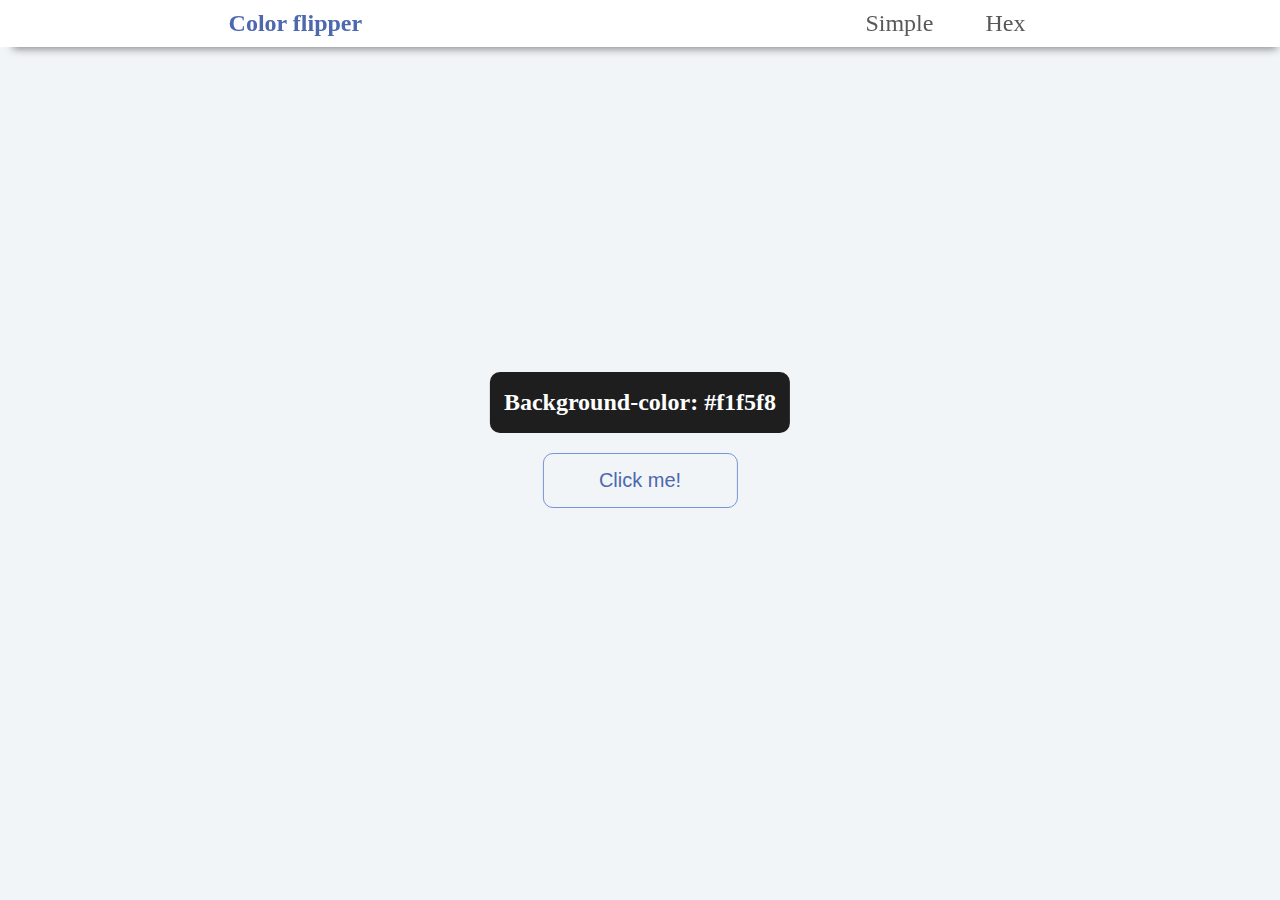
<file: Color flipper/index.html>
<!DOCTYPE html>
<html lang="en">
<head>
    <meta charset="UTF-8">
    <meta name="viewport" content="width=device-width, initial-scale=1.0">
    <title>color flpper By random method</title>
    <link rel="stylesheet" href="style.css">
    <script src="main.js" defer></script>
</head>
<body>
    <div class="navbar">
        <h2>Color flipper</h2>
        <ul>
            <li><a href="index.html">Simple</a></li>
            <li> <a href="hex.html">Hex</a></li>
        </ul>
    </div>

    <div class="main">
        <div class="mainSection">
            <h2>Background-color: <span id="color">#f1f5f8</span> </h2> 
            <button class="hero-btn">Click me!</button>
        </div>
    </div>



    
</body>
</html>
</file>
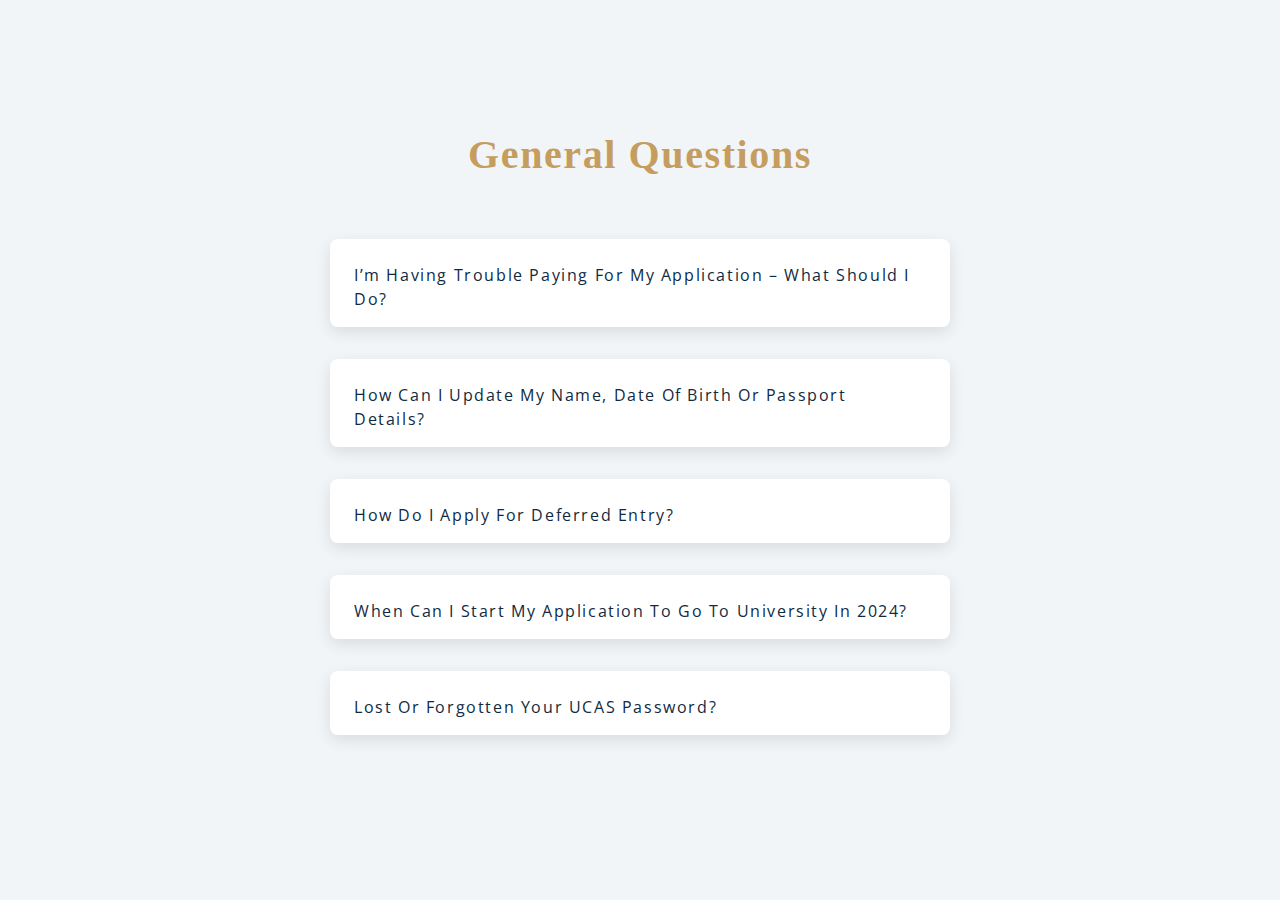
<file: FAQs/index.html>
<!DOCTYPE html>
<html lang="en">
<head>
    <meta charset="UTF-8">
    <meta name="viewport" content="width=device-width, initial-scale=1.0">
    <title>FAQs in JS</title>
    <link rel="stylesheet" href="style.css">
    <link rel="stylesheet" href="https://cdnjs.cloudflare.com/ajax/libs/font-awesome/6.4.2/css/all.min.css" integrity="sha512-z3gLpd7yknf1YoNbCzqRKc4qyor8gaKU1qmn+CShxbuBusANI9QpRohGBreCFkKxLhei6S9CQXFEbbKuqLg0DA==" crossorigin="anonymous" referrerpolicy="no-referrer" />
    <script src="script.js" defer></script>
</head>
<body>
    <section class="questions">
        <div class="title">
            <h2>general questions</h2>
        </div>
        <div class="section-center">
            <article class="question">
                <div class="question-title">
                    <p>I’m having trouble paying for my application – what should I do? </p>
                    <button class="question-btn">
                        <span class="plus-icon">
                            <i class="fa-regular fa-square-plus"></i>
                        </span>
                        <span class="minus-icon">
                            <i class="fa-regular fa-square-minus"></i>
                        </span>
                    </button>
                </div>
                <div class="question-text">
                    <p>Lorem, ipsum dolor sit amet consectetur adipisicing elit. A suscipit molestias quidem fuga consectetur voluptatem quasi delectus necessitatibus temporibus recusandae.</p>
                </div>
            </article>
            <article class="question">
                <div class="question-title">
                    <p>How can I update my name, date of birth or passport details?</p>
                    <button class="question-btn">
                        <span class="plus-icon">
                            <i class="fa-regular fa-square-plus"></i>
                        </span>
                        <span class="minus-icon">
                            <i class="fa-regular fa-square-minus"></i>
                        </span>
                    </button>
                </div>
                <div class="question-text">
                    <p>Lorem, ipsum dolor sit amet consectetur adipisicing elit. A suscipit molestias quidem fuga consectetur voluptatem quasi delectus necessitatibus temporibus recusandae.</p>
                </div>
            </article>
            <article class="question">
                <div class="question-title">
                    <p>How do I apply for deferred entry?</p>
                    <button class="question-btn">
                        <span class="plus-icon">
                            <i class="fa-regular fa-square-plus"></i>
                        </span>
                        <span class="minus-icon">
                            <i class="fa-regular fa-square-minus"></i>
                        </span>
                    </button>
                </div>
                <div class="question-text">
                    <p>Lorem, ipsum dolor sit amet consectetur adipisicing elit. A suscipit molestias quidem fuga consectetur voluptatem quasi delectus necessitatibus temporibus recusandae.</p>
                </div>
            </article>
            <article class="question">
                <div class="question-title">
                    <p>When can I start my application to go to university in 2024?</p>
                    <button class="question-btn">
                        <span class="plus-icon">
                            <i class="fa-regular fa-square-plus"></i>
                        </span>
                        <span class="minus-icon">
                            <i class="fa-regular fa-square-minus"></i>
                        </span>
                    </button>
                </div>
                <div class="question-text">
                    <p>Lorem, ipsum dolor sit amet consectetur adipisicing elit. A suscipit molestias quidem fuga consectetur voluptatem quasi delectus necessitatibus temporibus recusandae.</p>
                </div>
            </article>
            <article class="question">
                <div class="question-title">
                    <p>Lost or forgotten your UCAS password? </p>
                    <button class="question-btn">
                        <span class="plus-icon">
                            <i class="fa-regular fa-square-plus"></i>
                        </span>
                        <span class="minus-icon">
                            <i class="fa-regular fa-square-minus"></i>
                        </span>
                    </button>
                </div>
                <div class="question-text">
                    <p>Lorem, ipsum dolor sit amet consectetur adipisicing elit. A suscipit molestias quidem fuga consectetur voluptatem quasi delectus necessitatibus temporibus recusandae.</p>
                </div>
            </article>
        </div>
    </section>
</body>
</html>
</file>
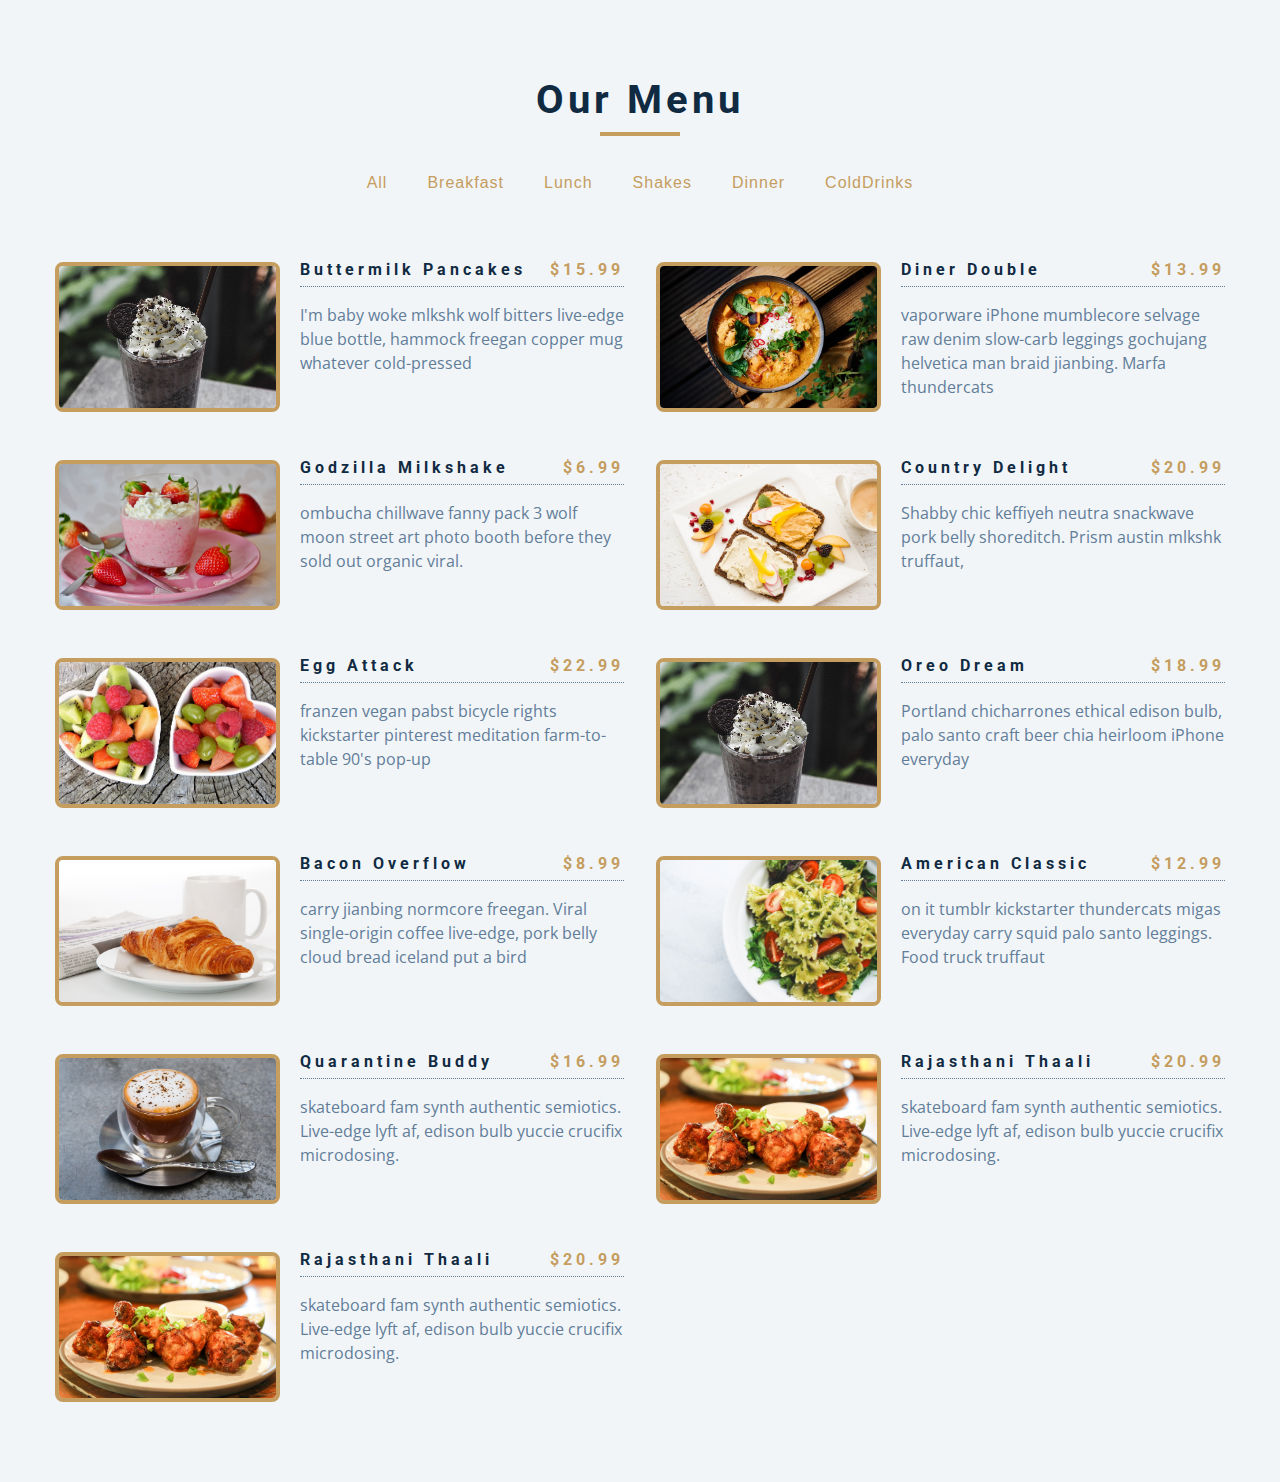
<file: filteringItem_Menu/index.html>
<!DOCTYPE html>
<html lang="en">

<head>
    <meta charset="UTF-8">
    <meta name="viewport" content="width=device-width, initial-scale=1.0">
    <title>Filter menu</title>
    <link rel="stylesheet" href="style.css">
    <link rel="stylesheet" href="https://cdnjs.cloudflare.com/ajax/libs/font-awesome/6.4.2/css/all.min.css"
        integrity="sha512-z3gLpd7yknf1YoNbCzqRKc4qyor8gaKU1qmn+CShxbuBusANI9QpRohGBreCFkKxLhei6S9CQXFEbbKuqLg0DA=="
        crossorigin="anonymous" referrerpolicy="no-referrer" />
    <script src="main.js" defer></script>
</head>

<body>
    <section class="menu">
        <div class="title">
            <h2>Our menu</h2>
            <div class="underline"></div>
        </div>
        <div class="btn-container">
            <!-- <button class="filter-btn" type="button" data-id="all">All</button>
            <button class="filter-btn" type="button" data-id="breakfast">breakfast</button>
            <button class="filter-btn" type="button" data-id="lunch">Launch</button>
            <button class="filter-btn" type="button" data-id="shakes">shakes</button> -->
        </div>
        <div class="section-center">
            <!-- <article class="menu-item">
                <img src="images/beverage-4908765_1280.jpg" alt="menu items" class="photo">
                <div class="item-info">
                    <header>
                        <h4>Butter milk pancakes</h4>
                        <h4 class="price">$15</h4>
                    </header>
                    <p class="item-text">Lorem ipsum dolor sit amet consectetur adipisicing elit. Saepe placeat modi quisquam odit illo a laboriosam odio eaque aliquam est.
                    </p>
                </div>
            </article> -->
        </div>
    </section>
</body>

</html>
</file>
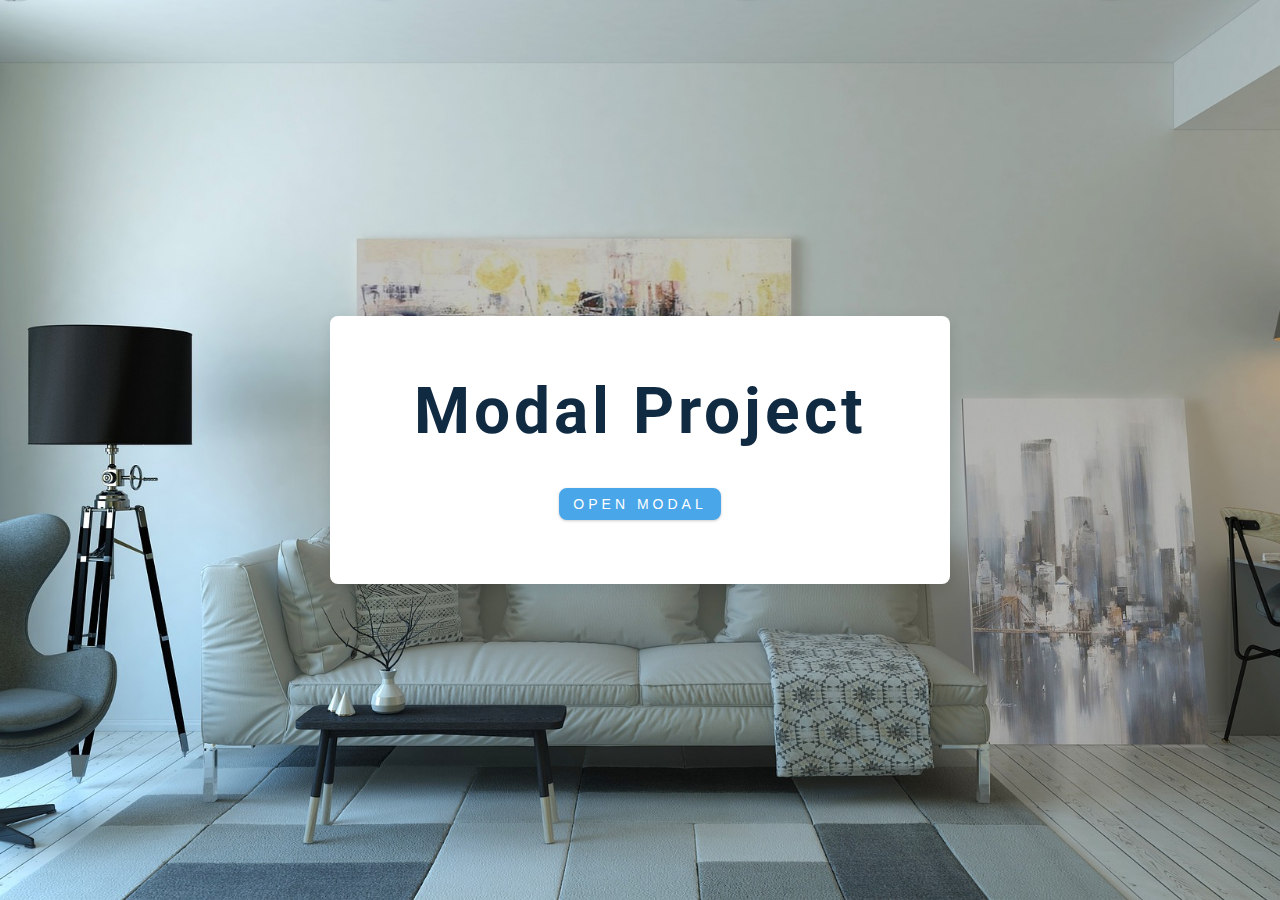
<file: modalLoginSignup/index.html>
<!DOCTYPE html>
<html lang="en">
<head>
    <meta charset="UTF-8">
    <meta name="viewport" content="width=device-width, initial-scale=1.0">
    <title>modal login/Signup</title>
    <link rel="stylesheet" href="style.css">
    <link rel="stylesheet" href="https://cdnjs.cloudflare.com/ajax/libs/font-awesome/6.4.2/css/all.min.css" integrity="sha512-z3gLpd7yknf1YoNbCzqRKc4qyor8gaKU1qmn+CShxbuBusANI9QpRohGBreCFkKxLhei6S9CQXFEbbKuqLg0DA==" crossorigin="anonymous" referrerpolicy="no-referrer" />
    <script src="main.js" defer></script>
</head>
<body>
    <header class="hero">
        <div class="banner">
            <h1>modal project</h1>
            <button class="btn modal-btn">Open Modal</button>
        </div>
    </header>
    <div class="modal-overlay">
        <div class="modal-container">
          <h3>modal content</h3>
          <button class="close-btn"><i class="fas fa-times"></i></button>
        </div>
      </div>
</body>
</html>
</file>
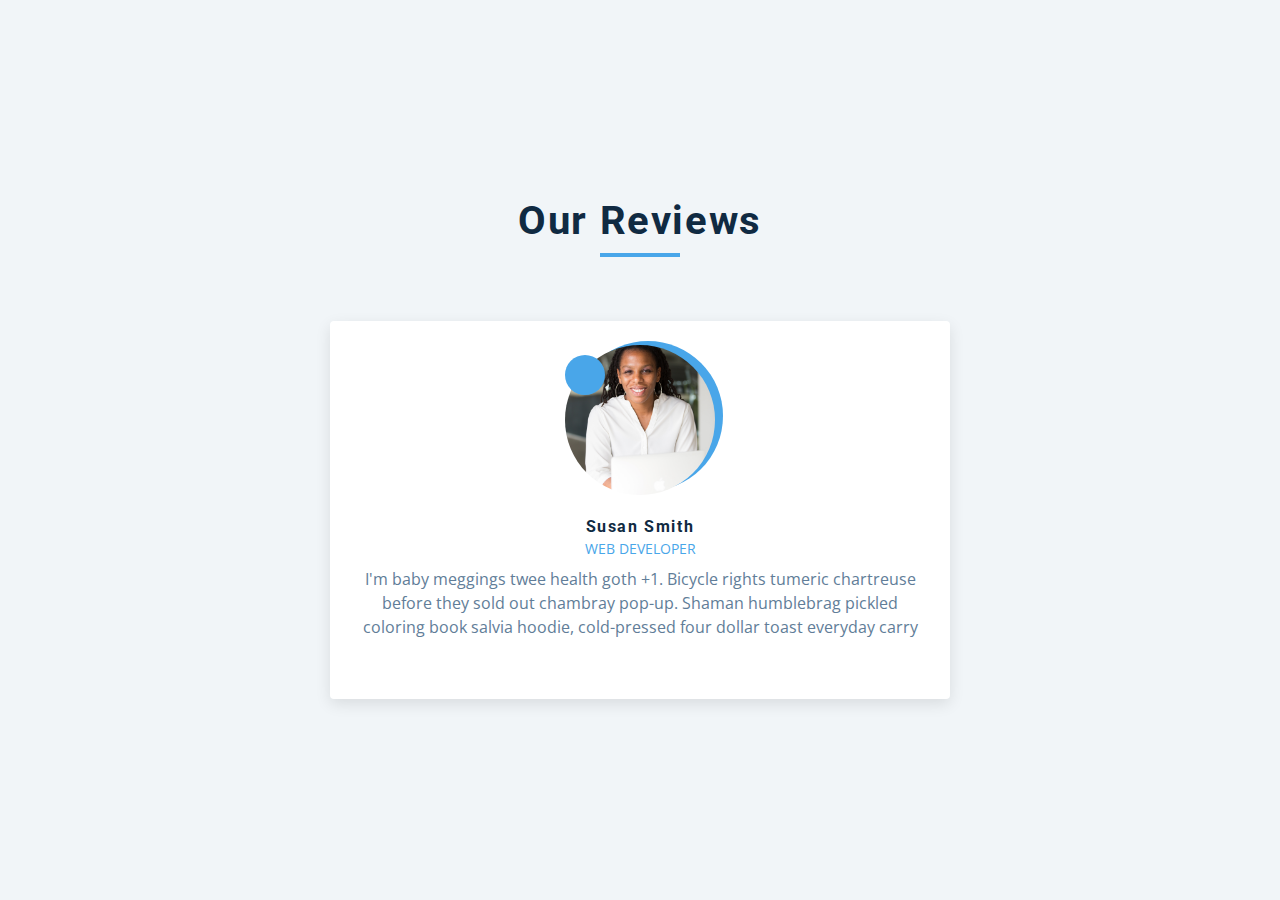
<file: review crousel/index.html>
<!DOCTYPE html>
<html lang="en">
<head>
    <meta charset="UTF-8">
    <meta name="viewport" content="width=device-width, initial-scale=1.0">
    <title>review Crousel</title>
    <link rel="stylesheet" href="https://cdnjs.cloudflare.com/ajax/libs/font-awesome/6.4.2/css/all.min.css" integrity="sha512-z3gLpd7yknf1YoNbCzqRKc4qyor8gaKU1qmn+CShxbuBusANI9QpRohGBreCFkKxLhei6S9CQXFEbbKuqLg0DA==" crossorigin="anonymous" referrerpolicy="no-referrer" />
    <link rel="stylesheet" href="style.css">
    <script src="script.js" defer></script>
</head>
<body>
    <main>
        <section class="container">
            <div class="title">
                <h2>Our reviews</h2>
                <div class="underline"></div>
            </div>
            <article class="review">
                <div class="img-container">
                    <img src="img/pexels-alex-starnes-6579980.jpg" alt="" id="person-img" loading="lazy">
                </div>
                <h4 id="author">Sara Jones</h4>
                <p id="job">UX Designer</p>
                <p id="info">Lorem ipsum dolor sit amet consectetur adipisicing elit. Dolorem soluta quaerat at recusandae adipisci non fugiat quidem eum nemo corrupti.</p>
                <div class="button-container">
                    <button class="prev-btn">
                        <i class="fas fa-chevron-left"></i>
                    </button>
                    <button class="next-btn">
                        <i class="fas fa-chevron-right"></i>
                    </button>
                </div>
                <!-- <button class="random-btn">Surprise me!</button> -->
            </article>
        </section>
    </main>
</body>
</html>
</file>
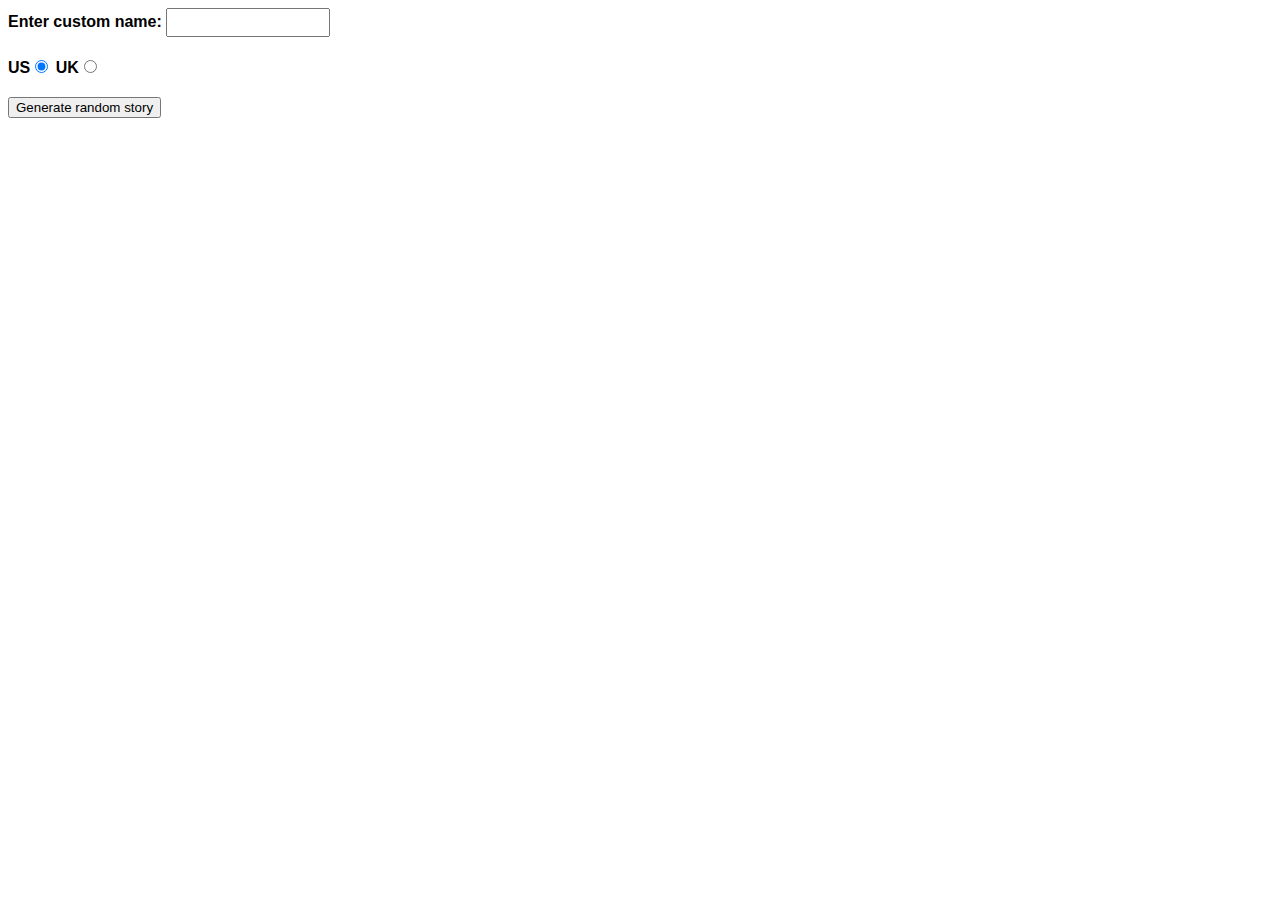
<file: sillyStory/index.html>
<!DOCTYPE html>
<html lang="en">

<head>
    <meta charset="UTF-8">
    <meta name="viewport" content="width=device-width, initial-scale=1.0">
    <title>Silly story Generator | MDN task</title>
    <style>
        body {
            font-family: helvetica, sans-serif;
            width: 350px;
        }

        label {
            font-weight: bold;
        }

        div {
            padding-bottom: 20px;
        }

        input[type="text"] {
            padding: 5px;
            width: 150px;
            outline: none;
        }

        p {
            background: #ffc125;
          
            color: #5e2612;
            padding: 10px;
            visibility: hidden;
        }
    </style>
</head>

<body>
    <div>
        <label for="customname">Enter custom name:</label>
        <input id="customname" type="text" placeholder="" />
    </div>
    <div>
        <label for="us">US</label><input id="us" type="radio" name="ukus" value="us" checked />
        <label for="uk">UK</label><input id="uk" type="radio" name="ukus" value="uk" />
    </div>
    <div>
        <button class="randomize">Generate random story</button>
    </div>
    <!-- Thanks a lot to Willy Aguirre for his help with the code for this assessment -->
    <p class="story"></p>





    <script src="main.js"></script>
</body>

</html>
</file>
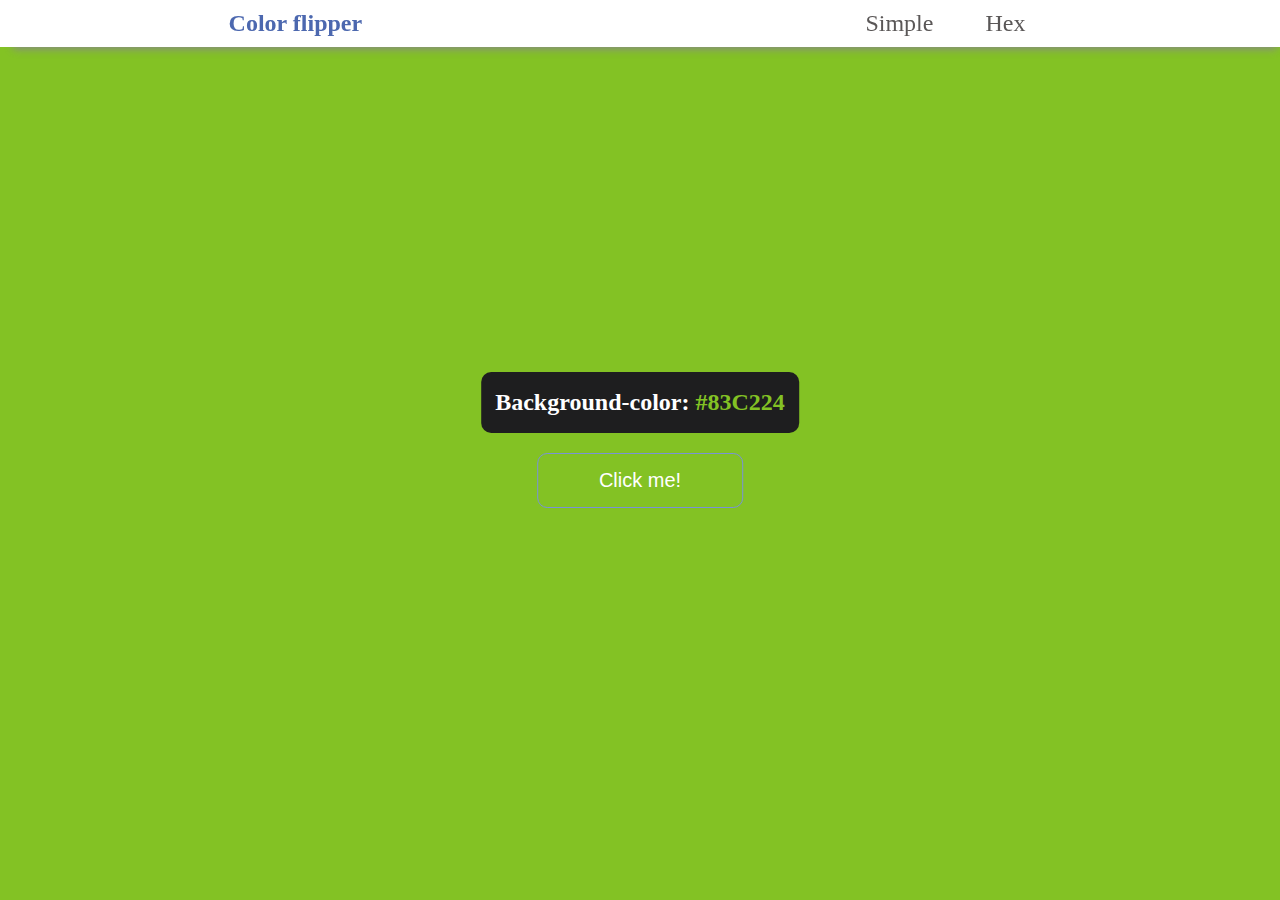
<file: Color flipper/hex.html>
<!DOCTYPE html>
<html lang="en">
<head>
    <meta charset="UTF-8">
    <meta name="viewport" content="width=device-width, initial-scale=1.0">
    <title>color flpper By random method</title>
    <link rel="stylesheet" href="style.css">
    <script src="hex.js" defer></script>
</head>
<body>
    <div class="navbar">
        <h2>Color flipper</h2>
        <ul>
            <li><a href="index.html">Simple</a></li>
            <li> <a href="hex.html">Hex</a></li>
        </ul>
    </div>

    <div class="main">
        <div class="mainSection">
            <h2>Background-color: <span id="color">#f1f5f8</span> </h2> 
            <button class="hero-btn">Click me!</button>
        </div>
    </div>



    
</body>
</html>
</file>
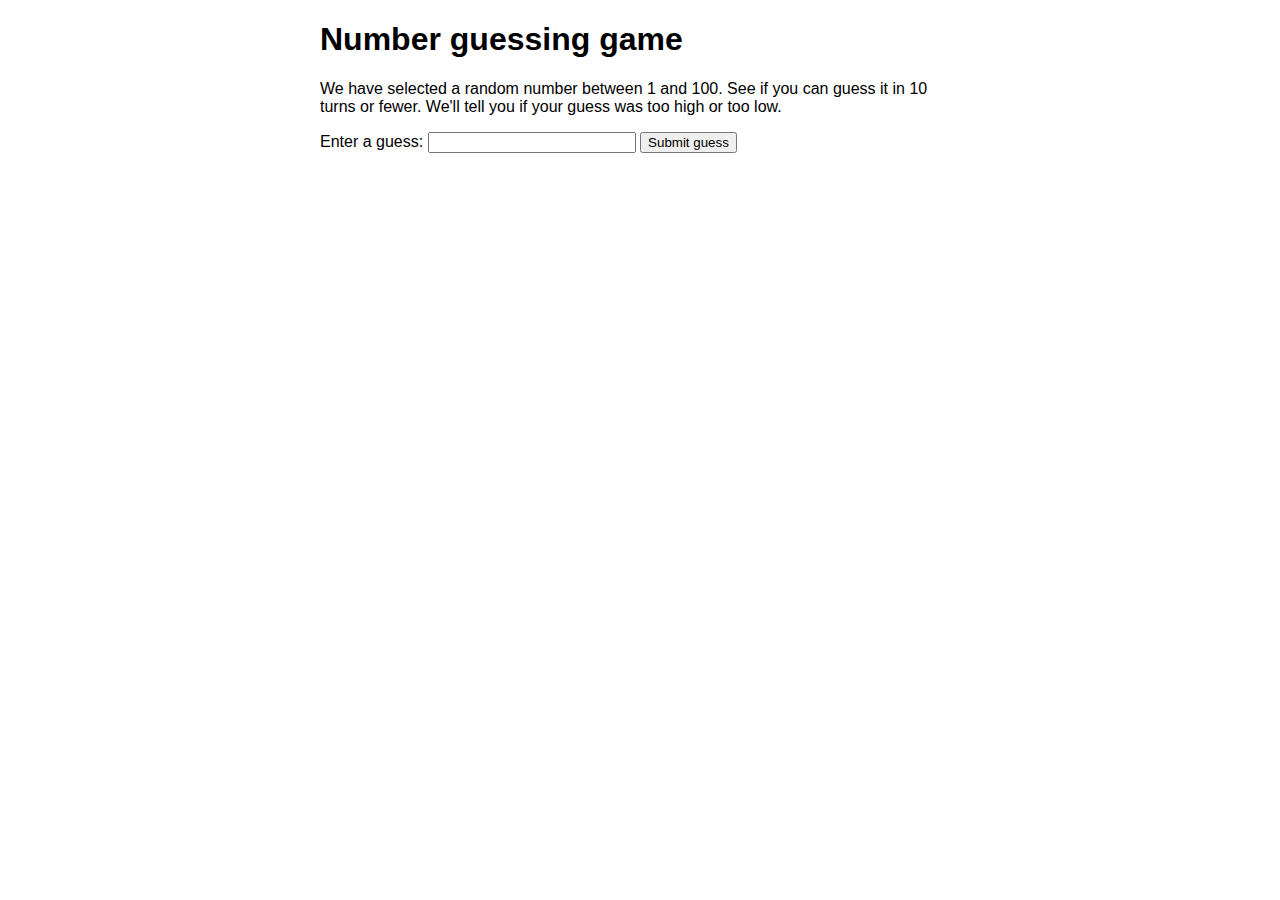
<file: Guess the number game/guessthenumber.html>
<!DOCTYPE html>
<html lang="en-us">

<head>
    <meta charset="utf-8">

    <title>Number guessing game</title>

    <style>
        html {
            font-family: sans-serif;
        }

        body {
            width: 50%;
            max-width: 800px;
            min-width: 480px;
            margin: 0 auto;
        }

        .form input[type="number"] {
            width: 200px;
        }

        .lastResult {
            color: white;
            padding: 3px;
        }
    </style>
    <script defer src="guessThenumber.js">

        

    </script>
</head>

<body>
    <h1>Number guessing game</h1>

    <p>We have selected a random number between 1 and 100. See if you can guess it in 10 turns or fewer. We'll tell you
        if your guess was too high or too low.</p>

    <div class="form">
        <label for="guessField">Enter a guess: </label>
        <input type="number" min="1" max="100" required id="guessField" class="guessField">
        <input type="submit" value="Submit guess" class="guessSubmit">
    </div>

    <div class="resultParas">
        <p class="guesses"></p>
        <p class="lastResult"></p>
        <p class="lowOrHi"></p>
    </div>

    
</body>

</html>
</file>
<file: Color flipper/style.css>
* {
    box-sizing: border-box;
    margin: 0px;
}

body {
    background-color: #f1f5f8;
}

.navbar {
    display: flex;
    justify-content: space-around;
    align-items: baseline;
    /* border-bottom: 1px solid gray; */
    box-shadow: 5px 10px 8px -8px #888888;
    padding: 10px;
    position: fixed;
    top: 0;
    width: 100%;
    background-color: white;
}

.navbar h2 {
    color: #4c68af;
}

.navbar ul {
    display: flex;
}

.navbar ul li {
    list-style: none;

}

.navbar ul li a {
    text-decoration: none;
    font-size: 1.5rem;
    color: #5a5757;
    margin: 0px 6px;
    padding: 5px 20px;
}

.navbar ul li a:hover {
    background-color: #79b1d7;
    color: white;

}

/* main section -- centering button in the middle of the page*/

.hero-btn {
    padding: 15px 40px;
    background-color: transparent;
    border: 1px solid #7993d7;
    font-size: 20px;
    color: #4c68af;
    margin: 20px auto;
    width: 65%;
    border-radius: 10px;
}

.hero-btn:hover {
    background-color: #7993d7;
    color: white;
}

.mainSection {
    display: flex;
    flex-direction: column;
    justify-content: space-between;
    position: absolute;
    top: 50%;
    left: 50%;
    transform: translate(-50%, -50%);
}

.mainSection h2 {
    background-color: #1e1e1f;
    color: white;
    padding: 17px 14px;
    border-radius: 10px;
}
</file>
<file: FAQs/style.css>
/*
=============== 
Fonts
===============
*/
@import url("https://fonts.googleapis.com/css?family=Open+Sans|Roboto:400,700&display=swap");

/*
=============== 
Variables
===============
*/

:root {
  /* dark shades of primary color*/
  --clr-primary-1: hsl(205, 86%, 17%);
  --clr-primary-2: hsl(205, 77%, 27%);
  --clr-primary-3: hsl(205, 72%, 37%);
  --clr-primary-4: hsl(205, 63%, 48%);
  /* primary/main color */
  --clr-primary-5: #49a6e9;
  /* lighter shades of primary color */
  --clr-primary-6: hsl(205, 89%, 70%);
  --clr-primary-7: hsl(205, 90%, 76%);
  --clr-primary-8: hsl(205, 86%, 81%);
  --clr-primary-9: hsl(205, 90%, 88%);
  --clr-primary-10: hsl(205, 100%, 96%);
  /* darkest grey - used for headings */
  --clr-grey-1: hsl(209, 61%, 16%);
  --clr-grey-2: hsl(211, 39%, 23%);
  --clr-grey-3: hsl(209, 34%, 30%);
  --clr-grey-4: hsl(209, 28%, 39%);
  /* grey used for paragraphs */
  --clr-grey-5: hsl(210, 22%, 49%);
  --clr-grey-6: hsl(209, 23%, 60%);
  --clr-grey-7: hsl(211, 27%, 70%);
  --clr-grey-8: hsl(210, 31%, 80%);
  --clr-grey-9: hsl(212, 33%, 89%);
  --clr-grey-10: hsl(210, 36%, 96%);
  --clr-white: #fff;
  --clr-red-dark: hsl(360, 67%, 44%);
  --clr-red-light: hsl(360, 71%, 66%);
  --clr-green-dark: hsl(125, 67%, 44%);
  --clr-green-light: hsl(125, 71%, 66%);
  --clr-gold: #c59d5f;
  --clr-black: #222;
  --ff-primary: "Roboto", sans-serif;
  --ff-secondary: "Open Sans", sans-serif;
  --transition: all 0.3s linear;
  --spacing: 0.1rem;
  --radius: 0.5rem;
  --light-shadow: 0 5px 15px rgba(0, 0, 0, 0.1);
  --dark-shadow: 0 5px 15px rgba(0, 0, 0, 0.2);
  --max-width: 1170px;
  --fixed-width: 620px;
}
/*
=============== 
Global Styles
===============
*/

*,
::after,
::before {
  margin: 0;
  padding: 0;
  box-sizing: border-box;
}
body {
  font-family: var(--ff-secondary);
  background: var(--clr-grey-10);
  color: var(--clr-grey-1);
  line-height: 1.5;
  font-size: 0.875rem;
}
ul {
  list-style-type: none;
}
a {
  text-decoration: none;
}
img:not(.logo) {
  width: 100%;
}
img {
  display: block;
}

h1,
h2,
h3,
h4 {
  letter-spacing: var(--spacing);
  text-transform: capitalize;
  line-height: 1.25;
  margin-bottom: 0.75rem;
  font-family: var(--ff-primary);
}
h1 {
  font-size: 3rem;
}
h2 {
  font-size: 2rem;
}
h3 {
  font-size: 1.25rem;
}
h4 {
  font-size: 0.875rem;
}
p {
  margin-bottom: 1.25rem;
  color: var(--clr-grey-5);
}
@media screen and (min-width: 800px) {
  h1 {
    font-size: 4rem;
  }
  h2 {
    font-size: 2.5rem;
  }
  h3 {
    font-size: 1.75rem;
  }
  h4 {
    font-size: 1rem;
  }
  body {
    font-size: 1rem;
  }
  h1,
  h2,
  h3,
  h4 {
    line-height: 1;
  }
}
/*  global classes */

.btn {
  text-transform: uppercase;
  background: transparent;
  color: var(--clr-black);
  padding: 0.375rem 0.75rem;
  letter-spacing: var(--spacing);
  display: inline-block;
  transition: var(--transition);
  font-size: 0.875rem;
  border: 2px solid var(--clr-black);
  cursor: pointer;
  box-shadow: 0 1px 3px rgba(0, 0, 0, 0.2);
  border-radius: var(--radius);
}
.btn:hover {
  color: var(--clr-white);
  background: var(--clr-black);
}
/* section */
.section {
  padding: 5rem 0;
}

.section-center {
  width: 90vw;
  margin: 0 auto;
  max-width: 1170px;
}
@media screen and (min-width: 992px) {
  .section-center {
    width: 95vw;
  }
}
main {
  min-height: 100vh;
  display: grid;
  place-items: center;
}
/*
=============== 
Questions
===============
*/
.title {
  margin-top: 15vh;
  margin-bottom: 4rem;
}
.title h2 {
  color: var(--clr-gold);
  font-family: "Great Vibes", cursive;
  text-align: center;
}
.section-center {
  max-width: var(--fixed-width);
}
.question {
  background: var(--clr-white);
  border-radius: var(--radius);
  box-shadow: var(--light-shadow);
  padding: 1.5rem 1.5rem 0 1.5rem;
  margin-bottom: 2rem;
}
.question-title {
  display: flex;
  justify-content: space-between;
  align-items: center;
  text-transform: capitalize;
  padding-bottom: 1rem;
}
.question-title p {
  margin-bottom: 0;
  letter-spacing: var(--spacing);
  color: var(--clr-grey-1);
}
.question-btn {
  font-size: 1.5rem;
  background: transparent;
  border-color: transparent;
  cursor: pointer;
  color: var(--clr-gold);
  transition: var(--transition);
}
.question-btn:hover {
  transform: rotate(90deg);
}
.question-text {
  padding: 1rem 0 1.5rem 0;
  border-top: 1px solid rgba(0, 0, 0, 0.2);
}
.question-text p {
  margin-bottom: 0;
}
/* hide text */
.question-text {
  display: none;
}
.show-text .question-text {
  display: block;
}
.minus-icon {
  display: none;
}
.show-text .minus-icon {
  display: inline;
}
.show-text .plus-icon {
  display: none;
}
</file>
<file: filteringItem_Menu/style.css>
/*
=============== 
Fonts
===============
*/
@import url("https://fonts.googleapis.com/css?family=Open+Sans|Roboto:400,700&display=swap");

/*
=============== 
Variables
===============
*/

:root {
  /* dark shades of primary color*/
  --clr-primary-1: hsl(205, 86%, 17%);
  --clr-primary-2: hsl(205, 77%, 27%);
  --clr-primary-3: hsl(205, 72%, 37%);
  --clr-primary-4: hsl(205, 63%, 48%);
  /* primary/main color */
  --clr-primary-5: #49a6e9;
  /* lighter shades of primary color */
  --clr-primary-6: hsl(205, 89%, 70%);
  --clr-primary-7: hsl(205, 90%, 76%);
  --clr-primary-8: hsl(205, 86%, 81%);
  --clr-primary-9: hsl(205, 90%, 88%);
  --clr-primary-10: hsl(205, 100%, 96%);
  /* darkest grey - used for headings */
  --clr-grey-1: hsl(209, 61%, 16%);
  --clr-grey-2: hsl(211, 39%, 23%);
  --clr-grey-3: hsl(209, 34%, 30%);
  --clr-grey-4: hsl(209, 28%, 39%);
  /* grey used for paragraphs */
  --clr-grey-5: hsl(210, 22%, 49%);
  --clr-grey-6: hsl(209, 23%, 60%);
  --clr-grey-7: hsl(211, 27%, 70%);
  --clr-grey-8: hsl(210, 31%, 80%);
  --clr-grey-9: hsl(212, 33%, 89%);
  --clr-grey-10: hsl(210, 36%, 96%);
  --clr-white: #fff;
  --clr-red-dark: hsl(360, 67%, 44%);
  --clr-red-light: hsl(360, 71%, 66%);
  --clr-green-dark: hsl(125, 67%, 44%);
  --clr-green-light: hsl(125, 71%, 66%);
  --clr-gold: #c59d5f;
  --clr-black: #222;
  --ff-primary: "Roboto", sans-serif;
  --ff-secondary: "Open Sans", sans-serif;
  --transition: all 0.3s linear;
  --spacing: 0.25rem;
  --radius: 0.5rem;
  --light-shadow: 0 5px 15px rgba(0, 0, 0, 0.1);
  --dark-shadow: 0 5px 15px rgba(0, 0, 0, 0.2);
  --max-width: 1170px;
  --fixed-width: 620px;
}
/*
=============== 
Global Styles
===============
*/

*,
::after,
::before {
  margin: 0;
  padding: 0;
  box-sizing: border-box;
}
body {
  font-family: var(--ff-secondary);
  background: var(--clr-grey-10);
  color: var(--clr-grey-1);
  line-height: 1.5;
  font-size: 0.875rem;
}
ul {
  list-style-type: none;
}
a {
  text-decoration: none;
}
img:not(.logo) {
  width: 100%;
}
img {
  display: block;
}

h1,
h2,
h3,
h4 {
  letter-spacing: var(--spacing);
  text-transform: capitalize;
  line-height: 1.25;
  margin-bottom: 0.75rem;
  font-family: var(--ff-primary);
}
h1 {
  font-size: 3rem;
}
h2 {
  font-size: 2rem;
}
h3 {
  font-size: 1.25rem;
}
h4 {
  font-size: 0.875rem;
}
p {
  margin-bottom: 1.25rem;
  color: var(--clr-grey-5);
}
@media screen and (min-width: 800px) {
  h1 {
    font-size: 4rem;
  }
  h2 {
    font-size: 2.5rem;
  }
  h3 {
    font-size: 1.75rem;
  }
  h4 {
    font-size: 1rem;
  }
  body {
    font-size: 1rem;
  }
  h1,
  h2,
  h3,
  h4 {
    line-height: 1;
  }
}
/*  global classes */

.btn {
  text-transform: uppercase;
  background: transparent;
  color: var(--clr-black);
  padding: 0.375rem 0.75rem;
  letter-spacing: var(--spacing);
  display: inline-block;
  transition: var(--transition);
  font-size: 0.875rem;
  border: 2px solid var(--clr-black);
  cursor: pointer;
  box-shadow: 0 1px 3px rgba(0, 0, 0, 0.2);
  border-radius: var(--radius);
  outline: none;
}
.btn:hover {
  color: var(--clr-white);
  background: var(--clr-black);
}
/* section */
.section {
  padding: 5rem 0;
}

main {
  min-height: 100vh;
  display: grid;
  place-items: center;
}
/*
=============== 
Menu
===============
*/

.menu {
  padding: 5rem 0;
}
.title {
  text-align: center;
  margin-bottom: 2rem;
}
.underline {
  width: 5rem;
  height: 0.25rem;
  background: var(--clr-gold);
  margin-left: auto;
  margin-right: auto;
}
.btn-container {
  margin-bottom: 4rem;
  display: flex;
  justify-content: center;
}
.filter-btn {
    background: transparent;
    border-color: var(--clr-gold);
    font-size: 1rem;
    text-transform: capitalize;
    margin: 0 0.5rem;
    letter-spacing: 1px;
    border-radius: var(--radius);
    padding: 0.375rem 0.75rem;
    color: var(--clr-gold);
    cursor: pointer;
    transition: var(--transition);
    border: none;

}
.filter-btn:hover {
  background: var(--clr-gold);
  color: var(--clr-white);
}
.section-center {
  width: 90vw;
  margin: 0 auto;
  max-width: 1170px;
  display: grid;
  gap: 3rem 2rem;
  justify-items: center;
}
.menu-item {
  display: grid;
  gap: 1rem 2rem;
  max-width: 25rem;
}
.photo {
  object-fit: cover;
  height: 200px;
  border: 0.25rem solid var(--clr-gold);
  border-radius: var(--radius);
}
.item-info header {
  display: flex;
  justify-content: space-between;
  border-bottom: 0.5px dotted var(--clr-grey-5);
}
.item-info h4 {
  margin-bottom: 0.5rem;
}
.price {
  color: var(--clr-gold);
}
.item-text {
  margin-bottom: 0;
  padding-top: 1rem;
}

@media screen and (min-width: 768px) {
  .menu-item {
    grid-template-columns: 225px 1fr;
    gap: 0 1.25rem;
    max-width: 40rem;
  }
  .photo {
    height: 175px;
  }
}
@media screen and (min-width: 1200px) {
  .section-center {
    width: 95vw;
    grid-template-columns: 1fr 1fr;
  }
  .photo {
    height: 150px;
  }
}
</file>
<file: modalLoginSignup/style.css>
/*
=============== 
Fonts
===============
*/
@import url("https://fonts.googleapis.com/css?family=Open+Sans|Roboto:400,700&display=swap");

/*
=============== 
Variables
===============
*/

:root {
  /* dark shades of primary color*/
  --clr-primary-1: hsl(205, 86%, 17%);
  --clr-primary-2: hsl(205, 77%, 27%);
  --clr-primary-3: hsl(205, 72%, 37%);
  --clr-primary-4: hsl(205, 63%, 48%);
  /* primary/main color */
  --clr-primary-5: #49a6e9;
  /* --clr-primary-5: rgb(73, 166, 233); */
  /* lighter shades of primary color */
  --clr-primary-6: hsl(205, 89%, 70%);
  --clr-primary-7: hsl(205, 90%, 76%);
  --clr-primary-8: hsl(205, 86%, 81%);
  --clr-primary-9: hsl(205, 90%, 88%);
  --clr-primary-10: hsl(205, 100%, 96%);
  /* darkest grey - used for headings */
  --clr-grey-1: hsl(209, 61%, 16%);
  --clr-grey-2: hsl(211, 39%, 23%);
  --clr-grey-3: hsl(209, 34%, 30%);
  --clr-grey-4: hsl(209, 28%, 39%);
  /* grey used for paragraphs */
  --clr-grey-5: hsl(210, 22%, 49%);
  --clr-grey-6: hsl(209, 23%, 60%);
  --clr-grey-7: hsl(211, 27%, 70%);
  --clr-grey-8: hsl(210, 31%, 80%);
  --clr-grey-9: hsl(212, 33%, 89%);
  --clr-grey-10: hsl(210, 36%, 96%);
  --clr-white: #fff;
  --clr-red-dark: hsl(360, 67%, 44%);
  --clr-red-light: hsl(360, 71%, 66%);
  --clr-green-dark: hsl(125, 67%, 44%);
  --clr-green-light: hsl(125, 71%, 66%);
  --clr-black: #222;
  --ff-primary: "Roboto", sans-serif;
  --ff-secondary: "Open Sans", sans-serif;
  --transition: all 0.3s linear;
  --spacing: 0.25rem;
  --radius: 0.5rem;
  --light-shadow: 0 5px 15px rgba(0, 0, 0, 0.1);
  --dark-shadow: 0 5px 15px rgba(0, 0, 0, 0.2);
  --max-width: 1170px;
  --fixed-width: 620px;
}
/*
=============== 
Global Styles
===============
*/

*,
::after,
::before {
  margin: 0;
  padding: 0;
  box-sizing: border-box;
}
body {
  font-family: var(--ff-secondary);
  background: var(--clr-grey-10);
  color: var(--clr-grey-1);
  line-height: 1.5;
  font-size: 0.875rem;
}
ul {
  list-style-type: none;
}
a {
  text-decoration: none;
}
img:not(.logo) {
  width: 100%;
}
img {
  display: block;
}

h1,
h2,
h3,
h4 {
  letter-spacing: var(--spacing);
  text-transform: capitalize;
  line-height: 1.25;
  margin-bottom: 0.75rem;
  font-family: var(--ff-primary);
}
h1 {
  font-size: 3rem;
}
h2 {
  font-size: 2rem;
}
h3 {
  font-size: 1.25rem;
}
h4 {
  font-size: 0.875rem;
}
p {
  margin-bottom: 1.25rem;
  color: var(--clr-grey-5);
}
@media screen and (min-width: 800px) {
  h1 {
    font-size: 4rem;
  }
  h2 {
    font-size: 2.5rem;
  }
  h3 {
    font-size: 1.75rem;
  }
  h4 {
    font-size: 1rem;
  }
  body {
    font-size: 1rem;
  }
  h1,
  h2,
  h3,
  h4 {
    line-height: 1;
  }
}
/*  global classes */

.btn {
  text-transform: uppercase;
  background: transparent;
  color: var(--clr-black);
  padding: 0.375rem 0.75rem;
  letter-spacing: var(--spacing);
  display: inline-block;
  transition: var(--transition);
  font-size: 0.875rem;
  border: 2px solid var(--clr-black);
  cursor: pointer;
  box-shadow: 0 1px 3px rgba(0, 0, 0, 0.2);
  border-radius: var(--radius);
}
.btn:hover {
  color: var(--clr-white);
  background: var(--clr-black);
}
/* section */
.section {
  padding: 5rem 0;
}

.section-center {
  width: 90vw;
  margin: 0 auto;
  max-width: 1170px;
}
@media screen and (min-width: 992px) {
  .section-center {
    width: 95vw;
  }
}
main {
  min-height: 100vh;
  display: grid;
  place-items: center;
}
/*
=============== 
Modal
===============
*/
.hero {
  min-height: 100vh;
  background: url("images/living-room-1835923_1920.jpg") center/cover no-repeat;
  display: grid;
  place-items: center;
}
.banner {
  background: var(--clr-white);
  padding: 4rem 0;
  border-radius: var(--radius);
  box-shadow: var(--light-shadow);
  text-align: center;
  width: 90vw;
  max-width: var(--fixed-width);
}
.modal-btn {
  margin-top: 2rem;
  background: var(--clr-primary-5);
  border-color: var(--clr-primary-5);
  color: var(--clr-white);
}
.modal-btn:hover {
  background: transparent;
  color: var(--clr-primary-5);
}
.modal-overlay {
  position: fixed;
  top: 0;
  left: 0;
  width: 100%;
  height: 100%;
  background: rgba(73, 166, 233, 0.5);
  /* filter: blur(30px); */
  display: grid;
  place-items: center;
  transition: var(--transition);
  visibility: hidden;
  z-index: -10;
}
/* OPEN/CLOSE MODAL */
.open-modal {
  visibility: visible;
  z-index: 10;
}
.modal-container {
  background: var(--clr-white);
  border-radius: var(--radius);
  width: 90vw;
  height: 30vh;
  max-width: var(--fixed-width);
  text-align: center;
  display: grid;
  place-items: center;
  position: relative;
}
.close-btn {
  position: absolute;
  top: 1rem;
  right: 1rem;
  font-size: 2rem;
  background: transparent;
  border-color: transparent;
  color: var(--clr-red-dark);
  cursor: pointer;
  transition: var(--transition);
}
.close-btn:hover {
  color: var(--clr-red-light);
  transform: scale(1.3);
}
</file>
<file: review crousel/style.css>
/*
=============== 
Fonts
===============
*/
@import url("https://fonts.googleapis.com/css?family=Open+Sans|Roboto:400,700&display=swap");

/*
=============== 
Variables
===============
*/

:root {
  /* dark shades of primary color*/
  --clr-primary-1: hsl(205, 86%, 17%);
  --clr-primary-2: hsl(205, 77%, 27%);
  --clr-primary-3: hsl(205, 72%, 37%);
  --clr-primary-4: hsl(205, 63%, 48%);
  /* primary/main color */
  --clr-primary-5: hsl(205, 78%, 60%);
  /* lighter shades of primary color */
  --clr-primary-6: hsl(205, 89%, 70%);
  --clr-primary-7: hsl(205, 90%, 76%);
  --clr-primary-8: hsl(205, 86%, 81%);
  --clr-primary-9: hsl(205, 90%, 88%);
  --clr-primary-10: hsl(205, 100%, 96%);
  /* darkest grey - used for headings */
  --clr-grey-1: hsl(209, 61%, 16%);
  --clr-grey-2: hsl(211, 39%, 23%);
  --clr-grey-3: hsl(209, 34%, 30%);
  --clr-grey-4: hsl(209, 28%, 39%);
  /* grey used for paragraphs */
  --clr-grey-5: hsl(210, 22%, 49%);
  --clr-grey-6: hsl(209, 23%, 60%);
  --clr-grey-7: hsl(211, 27%, 70%);
  --clr-grey-8: hsl(210, 31%, 80%);
  --clr-grey-9: hsl(212, 33%, 89%);
  --clr-grey-10: hsl(210, 36%, 96%);
  --clr-white: #fff;
  --clr-red-dark: hsl(360, 67%, 44%);
  --clr-red-light: hsl(360, 71%, 66%);
  --clr-green-dark: hsl(125, 67%, 44%);
  --clr-green-light: hsl(125, 71%, 66%);
  --clr-black: #222;
  --ff-primary: "Roboto", sans-serif;
  --ff-secondary: "Open Sans", sans-serif;
  --transition: all 0.3s linear;
  --spacing: 0.1rem;
  --radius: 0.25rem;
  --light-shadow: 0 5px 15px rgba(0, 0, 0, 0.1);
  --dark-shadow: 0 5px 15px rgba(0, 0, 0, 0.2);
  --max-width: 1170px;
  --fixed-width: 620px;
}
/*
=============== 
Global Styles
===============
*/

*,
::after,
::before {
  margin: 0;
  padding: 0;
  box-sizing: border-box;
}
body {
  font-family: var(--ff-secondary);
  background: var(--clr-grey-10);
  color: var(--clr-grey-1);
  line-height: 1.5;
  font-size: 0.875rem;
}
ul {
  list-style-type: none;
}
a {
  text-decoration: none;
}
h1,
h2,
h3,
h4 {
  letter-spacing: var(--spacing);
  text-transform: capitalize;
  line-height: 1.25;
  margin-bottom: 0.75rem;
  font-family: var(--ff-primary);
}
h1 {
  font-size: 3rem;
}
h2 {
  font-size: 2rem;
}
h3 {
  font-size: 1.25rem;
}
h4 {
  font-size: 0.875rem;
}
p {
  margin-bottom: 1.25rem;
  color: var(--clr-grey-5);
}
@media screen and (min-width: 800px) {
  h1 {
    font-size: 4rem;
  }
  h2 {
    font-size: 2.5rem;
  }
  h3 {
    font-size: 1.75rem;
  }
  h4 {
    font-size: 1rem;
  }
  body {
    font-size: 1rem;
  }
  h1,
  h2,
  h3,
  h4 {
    line-height: 1;
  }
}
/*  global classes */

/* section */
.section {
  padding: 5rem 0;
}

.section-center {
  width: 90vw;
  margin: 0 auto;
  max-width: 1170px;
}
@media screen and (min-width: 992px) {
  .section-center {
    width: 95vw;
  }
}
main {
  min-height: 100vh;
  display: grid;
  place-items: center;
}

/*
=============== 
Reviews
===============
*/
main {
  min-height: 100vh;
  display: grid;
  place-items: center;
}
.title {
  text-align: center;
  margin-bottom: 4rem;
}
.underline {
  height: 0.25rem;
  width: 5rem;
  background: var(--clr-primary-5);
  margin-left: auto;
  margin-right: auto;
}
.container {
  width: 80vw;
  max-width: var(--fixed-width);
}
.review {
  background: var(--clr-white);
  padding: 1.5rem 2rem;
  border-radius: var(--radius);
  box-shadow: var(--light-shadow);
  transition: var(--transition);
  text-align: center;
}
.review:hover {
  box-shadow: var(--dark-shadow);
}
.img-container {
  position: relative;
  width: 150px;
  height: 150px;
  border-radius: 50%;
  margin: 0 auto;
  margin-bottom: 1.5rem;
}
#person-img {
  width: 100%;
  display: block;
  height: 100%;
  object-fit: cover;
  border-radius: 50%;
  position: relative;
}
.img-container::after {
  font-family: "Font Awesome 5 Free";
  font-weight: 900;
  content: "\f10e";
  position: absolute;
  top: 0;
  left: 0;
  width: 2.5rem;
  height: 2.5rem;
  display: grid;
  place-items: center;
  border-radius: 50%;
  transform: translateY(25%);
  background: var(--clr-primary-5);
  color: var(--clr-white);
}
.img-container::before {
  content: "";
  width: 100%;
  height: 100%;
  background: var(--clr-primary-5);
  position: absolute;
  top: -0.25rem;
  right: -0.5rem;
  border-radius: 50%;
}
#author {
  margin-bottom: 0.25rem;
}
#job {
  margin-bottom: 0.5rem;
  text-transform: uppercase;
  color: var(--clr-primary-5);
  font-size: 0.85rem;
}
#info {
  margin-bottom: 0.75rem;
}
.prev-btn,
.next-btn {
  color: var(--clr-primary-7);
  font-size: 1.25rem;
  background: transparent;
  border-color: transparent;
  margin: 0 0.5rem;
  transition: var(--transition);
  cursor: pointer;
}
.prev-btn:hover,
.next-btn:hover {
  color: var(--clr-primary-5);
}
.random-btn {
  margin-top: 0.5rem;
  background: var(--clr-primary-10);
  color: var(--clr-primary-5);
  padding: 0.25rem 0.5rem;
  text-transform: capitalize;
  border-radius: var(--radius);
  transition: var(--transition);
  border-color: var(--clr-primary-5);
  cursor: pointer;
}
.random-btn:hover {
  background: var(--clr-primary-5);
  color: var(--clr-primary-1);
}
</file>
